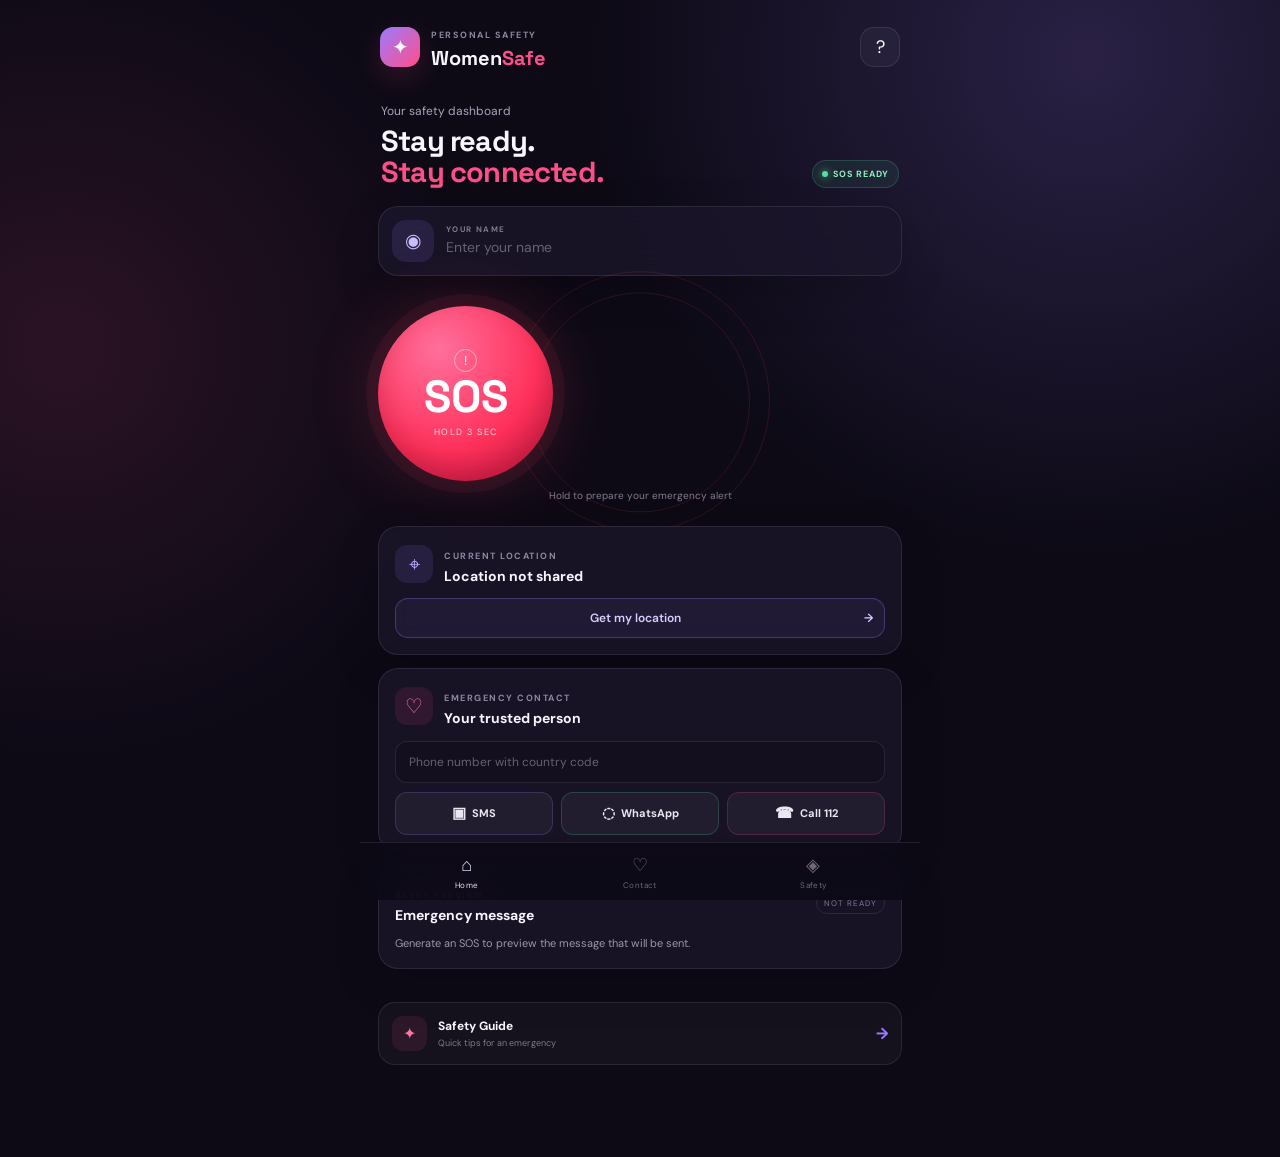
<file: index.html>
<!DOCTYPE html>
<html lang="en">
<head>
<meta charset="UTF-8">
<meta name="viewport" content="width=device-width,initial-scale=1,viewport-fit=cover">
<meta name="theme-color" content="#100d1d">
<title>WomenSafe — Safety Alert</title>
<link rel="manifest" href="manifest.json">
<link rel="stylesheet" href="style.css">
</head>
<body>
<div class="app-shell">
<header class="topbar">
  <div class="brand"><div class="brand-icon">✦</div><div><span class="eyebrow">PERSONAL SAFETY</span><h1>Women<span>Safe</span></h1></div></div>
  <button class="icon-btn" onclick="location.href='safety.html'">?</button>
</header>
<main>
<section class="hero"><div><p class="muted">Your safety dashboard</p><h2>Stay ready.<br><span>Stay connected.</span></h2></div><div class="status-pill"><i></i>SOS READY</div></section>

<section class="profile-card glass">
  <div class="avatar">◉</div><div class="profile-fields"><label for="name">YOUR NAME</label><input id="name" type="text" placeholder="Enter your name" autocomplete="name"></div>
</section>

<section class="sos-card">
  <div class="sos-ring ring-one"></div><div class="sos-ring ring-two"></div>
  <button id="sosButton" class="sos-button" aria-label="Hold to generate SOS"><span class="sos-icon">!</span><strong>SOS</strong><small>HOLD 3 SEC</small></button>
  <p class="sos-caption">Hold to prepare your emergency alert</p>
</section>

<section class="location-card glass">
  <div class="section-heading"><div class="heading-icon">⌖</div><div><span class="eyebrow">CURRENT LOCATION</span><h3 id="locationTitle">Location not shared</h3></div></div>
  <button class="outline-btn" onclick="getLocation()">Get my location <span>→</span></button>
  <a id="mapLink" class="map-link hidden" target="_blank" rel="noopener">Open location in Maps ↗</a>
</section>

<section class="contact-card glass">
  <div class="section-heading"><div class="heading-icon contact-icon">♡</div><div><span class="eyebrow">EMERGENCY CONTACT</span><h3>Your trusted person</h3></div></div>
  <input id="contact" class="full-input" type="tel" placeholder="Phone number with country code" autocomplete="tel">
  <div class="action-grid">
    <button class="action-btn sms" onclick="sendSMS()"><span>▣</span> SMS</button>
    <button class="action-btn whatsapp" onclick="sendWhatsApp()"><span>◌</span> WhatsApp</button>
    <a class="action-btn call" href="tel:112"><span>☎</span> Call 112</a>
  </div>
</section>

<section class="message-card glass">
  <div class="message-top"><div><span class="eyebrow">ALERT PREVIEW</span><h3>Emergency message</h3></div><span id="messageState" class="mini-state">NOT READY</span></div>
  <p id="messagePreview">Generate an SOS to preview the message that will be sent.</p>
</section>

<div id="status" class="status-text" role="status"></div>
<a class="safety-link" href="safety.html"><span>✦</span><div><strong>Safety Guide</strong><small>Quick tips for an emergency</small></div><b>→</b></a>
</main>
<nav class="bottom-nav"><a class="active" href="index.html"><span>⌂</span><small>Home</small></a><a href="#contact"><span>♡</span><small>Contact</small></a><a href="safety.html"><span>◈</span><small>Safety</small></a></nav>
</div>
<script src="script.js"></script>
</body>
</html>
</file>
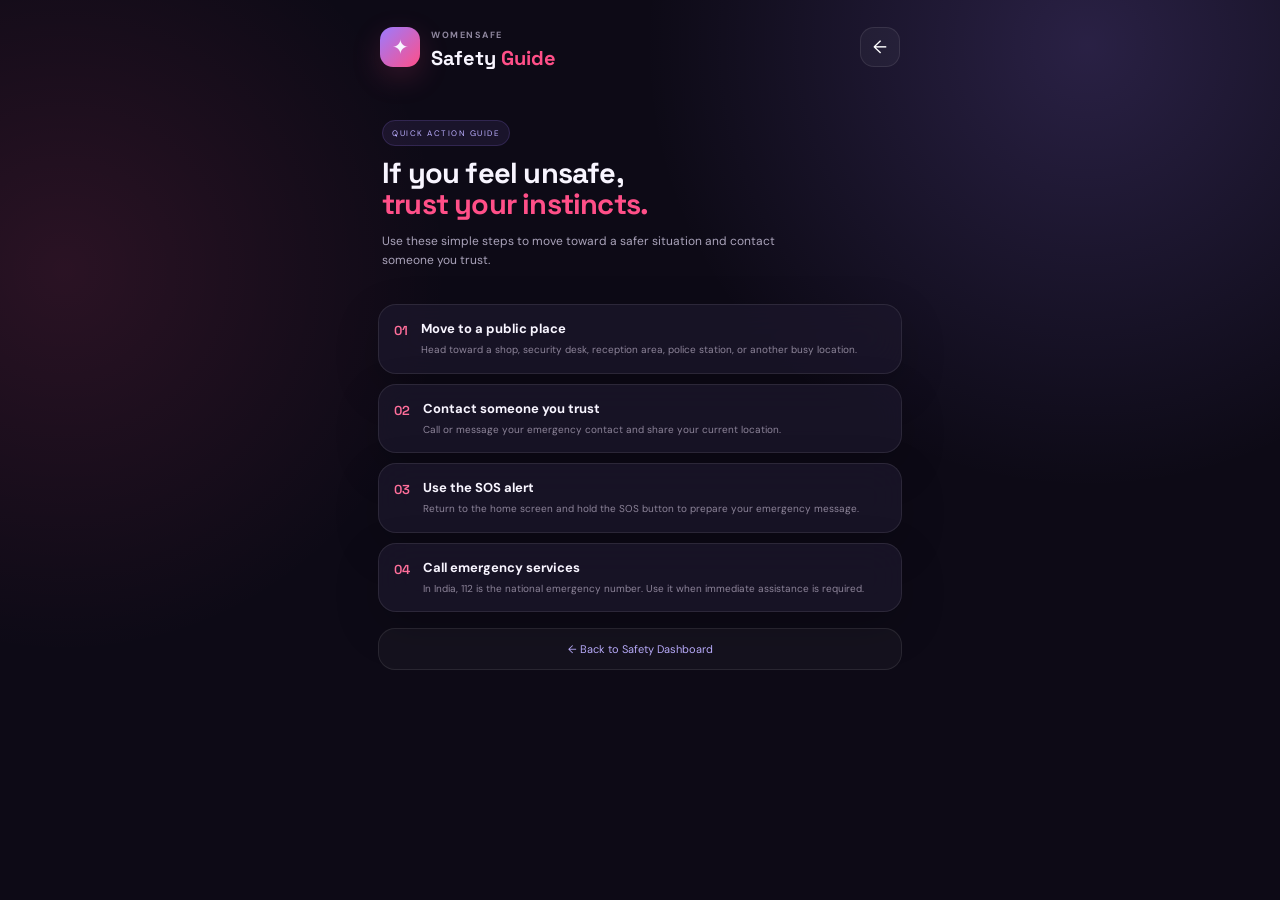
<file: safety.html>
<!DOCTYPE html>
<html lang="en">
<head>
<meta charset="UTF-8"><meta name="viewport" content="width=device-width,initial-scale=1,viewport-fit=cover">
<meta name="theme-color" content="#100d1d"><title>WomenSafe — Safety Guide</title><link rel="stylesheet" href="style.css">
</head>
<body><div class="app-shell">
<header class="topbar"><div class="brand"><div class="brand-icon">✦</div><div><span class="eyebrow">WOMENSAFE</span><h1>Safety <span>Guide</span></h1></div></div><button class="icon-btn" onclick="location.href='index.html'">←</button></header>
<main class="guide-page">
<section class="guide-hero"><span class="hero-badge">QUICK ACTION GUIDE</span><h2>If you feel unsafe,<br><span>trust your instincts.</span></h2><p>Use these simple steps to move toward a safer situation and contact someone you trust.</p></section>
<section class="tip-list">
<article class="tip-card glass"><div class="tip-number">01</div><div><h3>Move to a public place</h3><p>Head toward a shop, security desk, reception area, police station, or another busy location.</p></div></article>
<article class="tip-card glass"><div class="tip-number">02</div><div><h3>Contact someone you trust</h3><p>Call or message your emergency contact and share your current location.</p></div></article>
<article class="tip-card glass"><div class="tip-number">03</div><div><h3>Use the SOS alert</h3><p>Return to the home screen and hold the SOS button to prepare your emergency message.</p></div></article>
<article class="tip-card glass"><div class="tip-number">04</div><div><h3>Call emergency services</h3><p>In India, 112 is the national emergency number. Use it when immediate assistance is required.</p></div></article>
</section>
<a class="back-home" href="index.html">← Back to Safety Dashboard</a>
</main></div></body></html>
</file>
<file: style.css>
@import url('https://fonts.googleapis.com/css2?family=DM+Sans:wght@400;500;600;700&family=Space+Grotesk:wght@500;600;700&display=swap');
:root{--bg:#0d0a16;--panel:rgba(28,23,43,.78);--text:#f8f5ff;--muted:#aaa3ba;--line:rgba(255,255,255,.09);--pink:#ff4f88;--purple:#9b7bff;--red:#ff3e61;--green:#55df9b}
*{box-sizing:border-box}html{scroll-behavior:smooth}body{margin:0;min-height:100vh;background:radial-gradient(circle at 85% 5%,rgba(155,123,255,.20),transparent 32%),radial-gradient(circle at 5% 30%,rgba(255,79,136,.12),transparent 28%),var(--bg);color:var(--text);font-family:'DM Sans',Arial,sans-serif}button,input,a{font:inherit}button,a{-webkit-tap-highlight-color:transparent}a{text-decoration:none;color:inherit}.app-shell{width:100%;max-width:560px;margin:auto;padding-bottom:92px}.topbar{display:flex;align-items:center;justify-content:space-between;padding:22px 20px 10px}.brand{display:flex;align-items:center;gap:11px}.brand-icon{width:40px;height:40px;border-radius:13px;display:grid;place-items:center;background:linear-gradient(135deg,var(--purple),var(--pink));font-size:20px;box-shadow:0 10px 30px rgba(255,79,136,.18)}.eyebrow{font-size:9px;letter-spacing:1.5px;color:#8f879f;font-weight:700}h1{font:700 20px 'Space Grotesk',sans-serif;margin:2px 0 0}h1 span,h2 span{color:var(--pink)}.icon-btn{width:40px;height:40px;border:1px solid var(--line);border-radius:14px;background:rgba(255,255,255,.04);color:white;font-size:18px;cursor:pointer}main{padding:0 18px}.hero{padding:22px 3px 18px;display:flex;align-items:flex-end;justify-content:space-between;gap:10px}.muted{margin:0 0 6px;color:var(--muted);font-size:12px}h2{font:700 29px/1.08 'Space Grotesk',sans-serif;margin:0;letter-spacing:-.8px}.status-pill{white-space:nowrap;border:1px solid rgba(85,223,155,.2);background:rgba(85,223,155,.08);color:#8ff0bc;border-radius:999px;padding:7px 9px;font-size:9px;font-weight:700;letter-spacing:.7px}.status-pill i{display:inline-block;width:6px;height:6px;background:var(--green);border-radius:50%;margin-right:5px;box-shadow:0 0 8px var(--green)}.glass{background:var(--panel);border:1px solid var(--line);box-shadow:0 15px 45px rgba(0,0,0,.18);backdrop-filter:blur(18px)}.profile-card{display:flex;gap:12px;align-items:center;border-radius:20px;padding:13px;margin-bottom:17px}.avatar{width:42px;height:42px;border-radius:14px;display:grid;place-items:center;background:rgba(155,123,255,.13);color:#c9bcff;font-size:19px}.profile-fields{flex:1}.profile-fields label{display:block;font-size:8px;letter-spacing:1.4px;color:#81798f;font-weight:700}input{width:100%;outline:none;border:0;color:white;background:transparent;font-size:14px;padding:4px 0 0}input::placeholder{color:#676073}.sos-card{position:relative;text-align:center;padding:13px 0 24px}.sos-button{position:relative;z-index:2;width:175px;height:175px;border-radius:50%;border:0;cursor:pointer;color:white;background:radial-gradient(circle at 35% 25%,#ff6f9b,#ff315b 58%,#b9143b);box-shadow:0 0 0 12px rgba(255,62,97,.07),0 0 70px rgba(255,62,97,.24),inset 0 -12px 25px rgba(91,0,25,.22);display:flex;flex-direction:column;align-items:center;justify-content:center;transition:transform .15s ease,filter .15s ease;user-select:none}.sos-button:active{transform:scale(.96);filter:brightness(.92)}.sos-button strong{font:700 45px 'Space Grotesk';line-height:1}.sos-button small{font-size:9px;letter-spacing:1.5px;margin-top:7px;opacity:.82}.sos-icon{font-size:13px;border:1px solid rgba(255,255,255,.45);border-radius:50%;width:23px;height:23px;display:grid;place-items:center;margin-bottom:2px}.sos-ring{position:absolute;left:50%;top:50%;border:1px solid rgba(255,62,97,.15);border-radius:50%;transform:translate(-50%,-53%);pointer-events:none}.ring-one{width:220px;height:220px}.ring-two{width:260px;height:260px}.sos-caption{color:#827a8e;font-size:10px;margin:8px 0 0}.location-card,.contact-card,.message-card{border-radius:20px;padding:16px;margin-bottom:13px}.section-heading{display:flex;align-items:center;gap:11px}.heading-icon{width:38px;height:38px;border-radius:12px;display:grid;place-items:center;background:rgba(155,123,255,.12);color:#bcaaff;font-size:20px}.contact-icon{background:rgba(255,79,136,.10);color:#ff79a6}.section-heading h3,.message-card h3{font-size:14px;margin:3px 0 0}.outline-btn{width:100%;margin-top:13px;border:1px solid rgba(155,123,255,.3);background:rgba(155,123,255,.07);color:#d7ceff;border-radius:13px;padding:11px;cursor:pointer;font-weight:600;font-size:12px}.outline-btn span{float:right}.map-link{display:block;text-align:center;color:#9e8cff;font-size:11px;margin-top:10px}.hidden{display:none!important}.full-input{margin-top:14px;background:rgba(0,0,0,.17);border:1px solid var(--line);border-radius:12px;padding:12px 13px;font-size:12px}.action-grid{display:grid;grid-template-columns:1fr 1fr 1fr;gap:8px;margin-top:9px}.action-btn{min-height:43px;border:1px solid var(--line);border-radius:12px;background:rgba(255,255,255,.045);display:flex;align-items:center;justify-content:center;gap:6px;color:#eae6f2;font-size:11px;font-weight:700;cursor:pointer}.action-btn span{font-size:15px}.action-btn.sms{border-color:rgba(155,123,255,.22)}.action-btn.whatsapp{border-color:rgba(85,223,155,.2)}.action-btn.call{border-color:rgba(255,79,136,.2)}.message-top{display:flex;align-items:center;justify-content:space-between}.mini-state{font-size:8px;letter-spacing:1px;color:#81798f;border:1px solid var(--line);padding:5px 7px;border-radius:999px}.message-card p{font-size:11px;line-height:1.55;color:#9d96a9;margin:11px 0 0;white-space:pre-line}.status-text{text-align:center;min-height:18px;color:#8ff0bc;font-size:10px;padding:3px 0 10px}.safety-link,.back-home{display:flex;align-items:center;gap:11px;border:1px solid var(--line);border-radius:17px;padding:13px;background:rgba(255,255,255,.035);margin-top:2px}.safety-link>span{width:35px;height:35px;border-radius:11px;display:grid;place-items:center;background:rgba(255,79,136,.1);color:#ff75a0}.safety-link div{flex:1}.safety-link strong{display:block;font-size:12px}.safety-link small{display:block;color:#7f778b;font-size:9px;margin-top:3px}.safety-link b{color:#9b7bff}.bottom-nav{position:fixed;z-index:20;bottom:0;left:50%;transform:translateX(-50%);width:min(560px,100%);display:flex;justify-content:space-around;padding:10px 20px calc(10px + env(safe-area-inset-bottom));background:rgba(13,10,22,.88);border-top:1px solid var(--line);backdrop-filter:blur(20px)}.bottom-nav a{display:flex;flex-direction:column;align-items:center;gap:3px;color:#6e6679;min-width:70px}.bottom-nav a.active{color:#e8dfff}.bottom-nav span{font-size:18px}.bottom-nav small{font-size:8px;letter-spacing:.4px}.guide-page{padding-top:15px}.guide-hero{padding:24px 4px 21px}.hero-badge{font-size:8px;letter-spacing:1.5px;color:#bbaeff;background:rgba(155,123,255,.09);border:1px solid rgba(155,123,255,.18);padding:7px 9px;border-radius:999px}.guide-hero h2{margin-top:16px}.guide-hero p{font-size:12px;line-height:1.65;color:var(--muted);max-width:440px}.tip-list{display:grid;gap:10px}.tip-card{display:flex;gap:13px;border-radius:18px;padding:15px}.tip-number{font:600 13px 'Space Grotesk';color:#ff6f9b;padding-top:2px}.tip-card h3{font-size:13px;margin:0 0 5px}.tip-card p{font-size:10px;line-height:1.55;color:#8d8599;margin:0}.back-home{margin-top:16px;justify-content:center;color:#bcaeff;font-size:11px}@media(max-width:380px){h2{font-size:25px}.sos-button{width:155px;height:155px}.ring-one{width:195px;height:195px}.ring-two{width:230px;height:230px}.action-btn{font-size:10px}}
</file>
